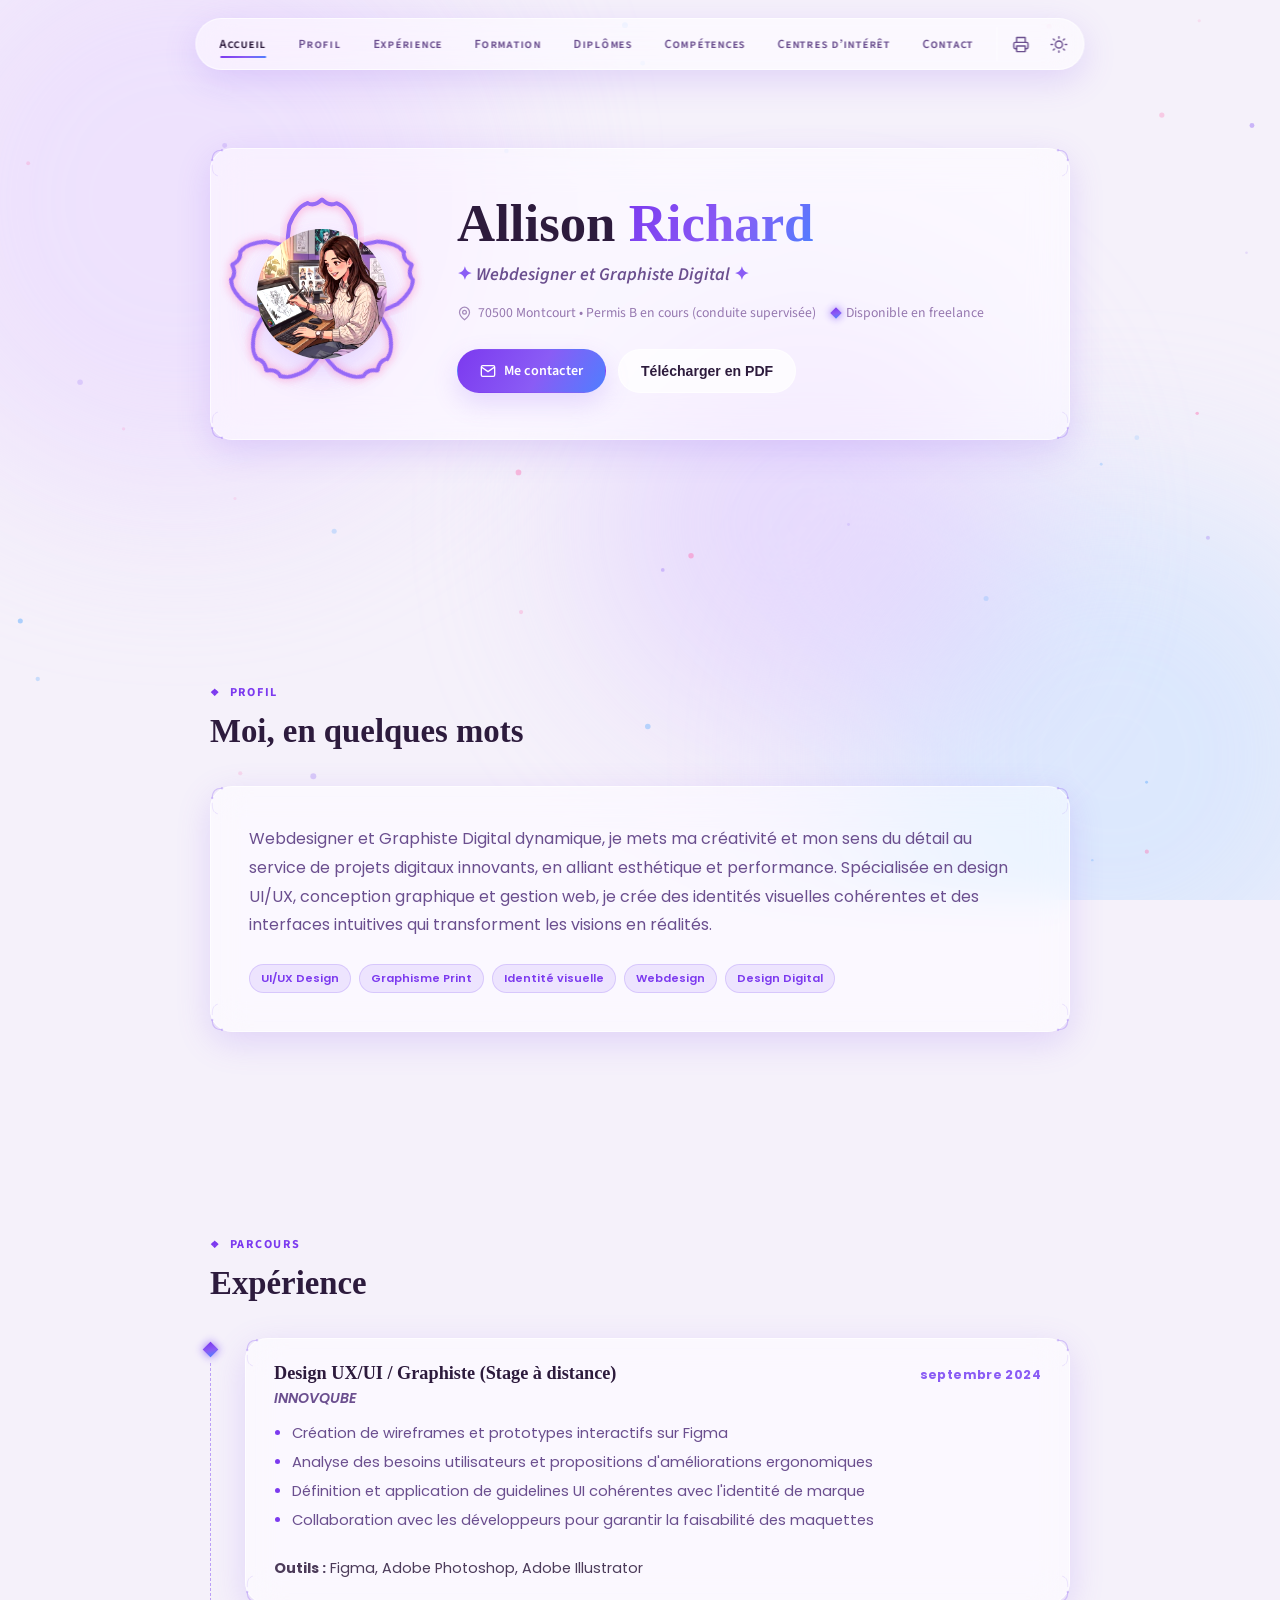
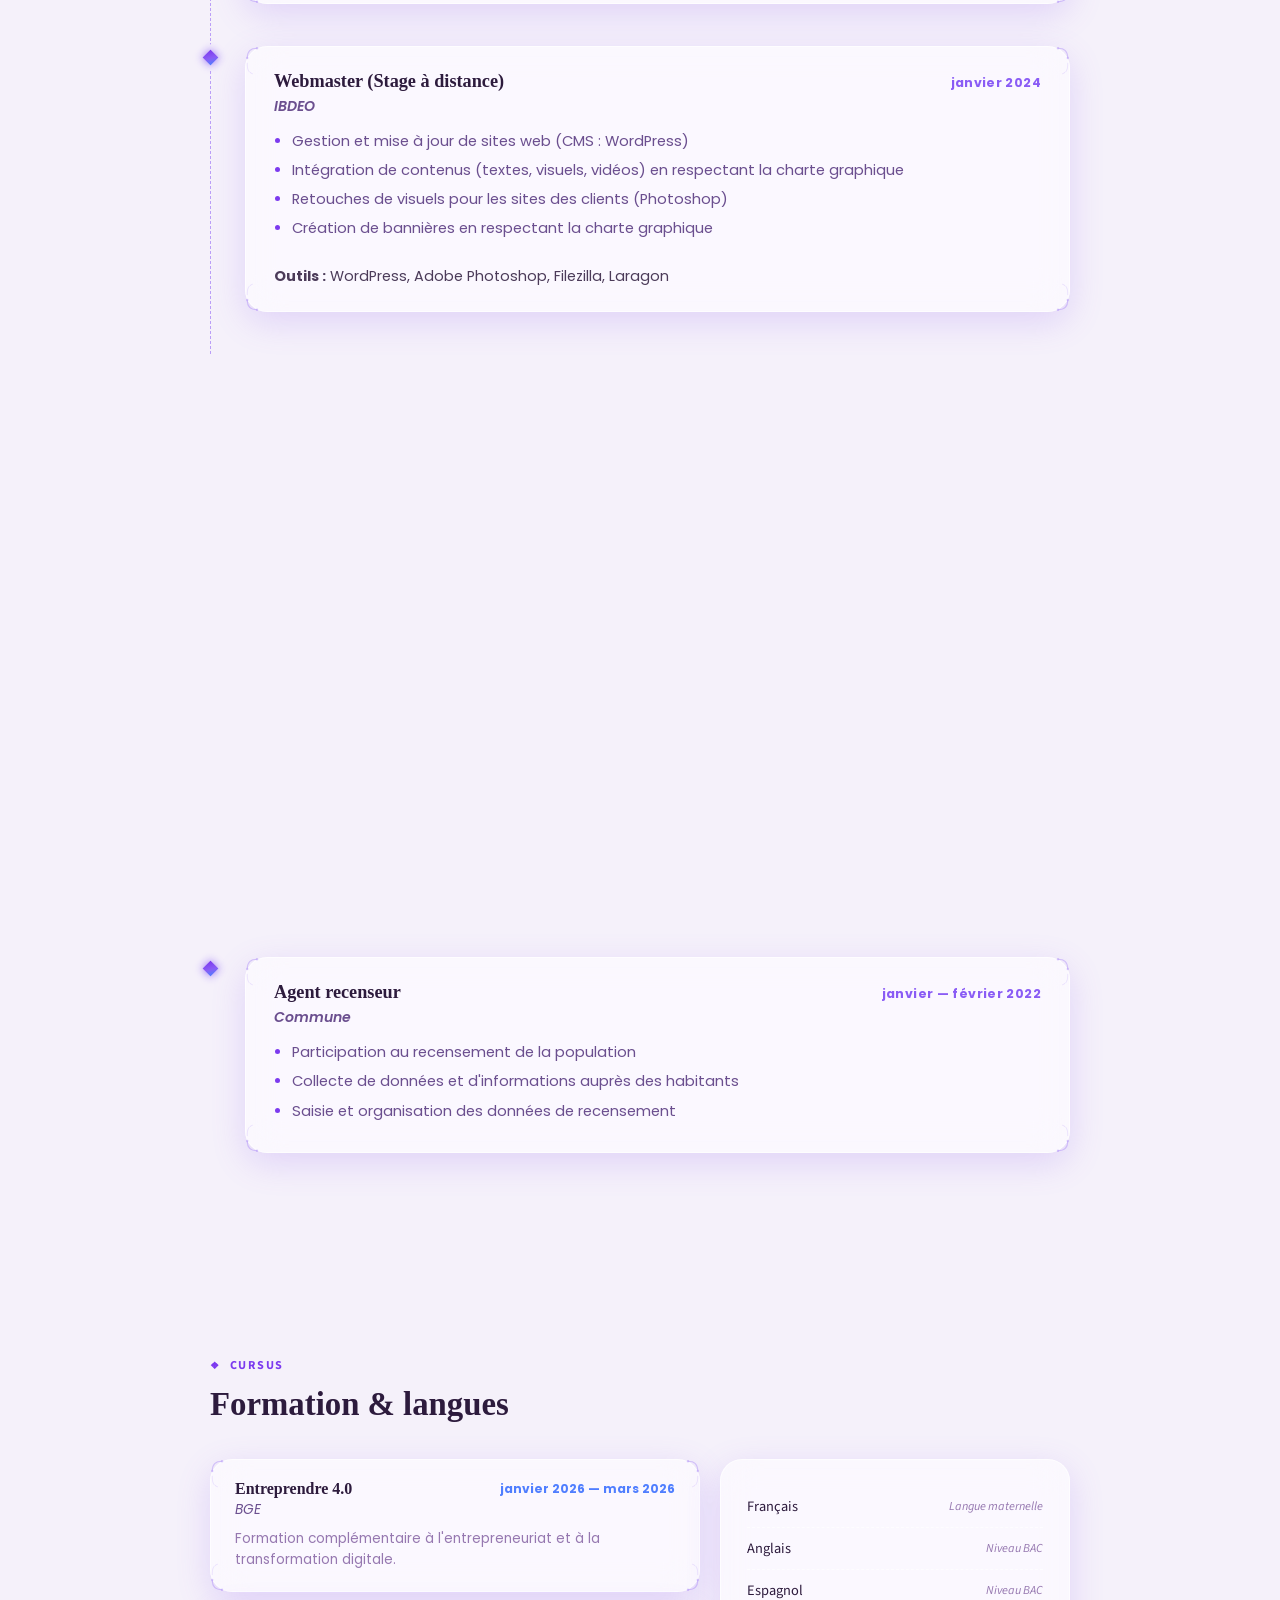
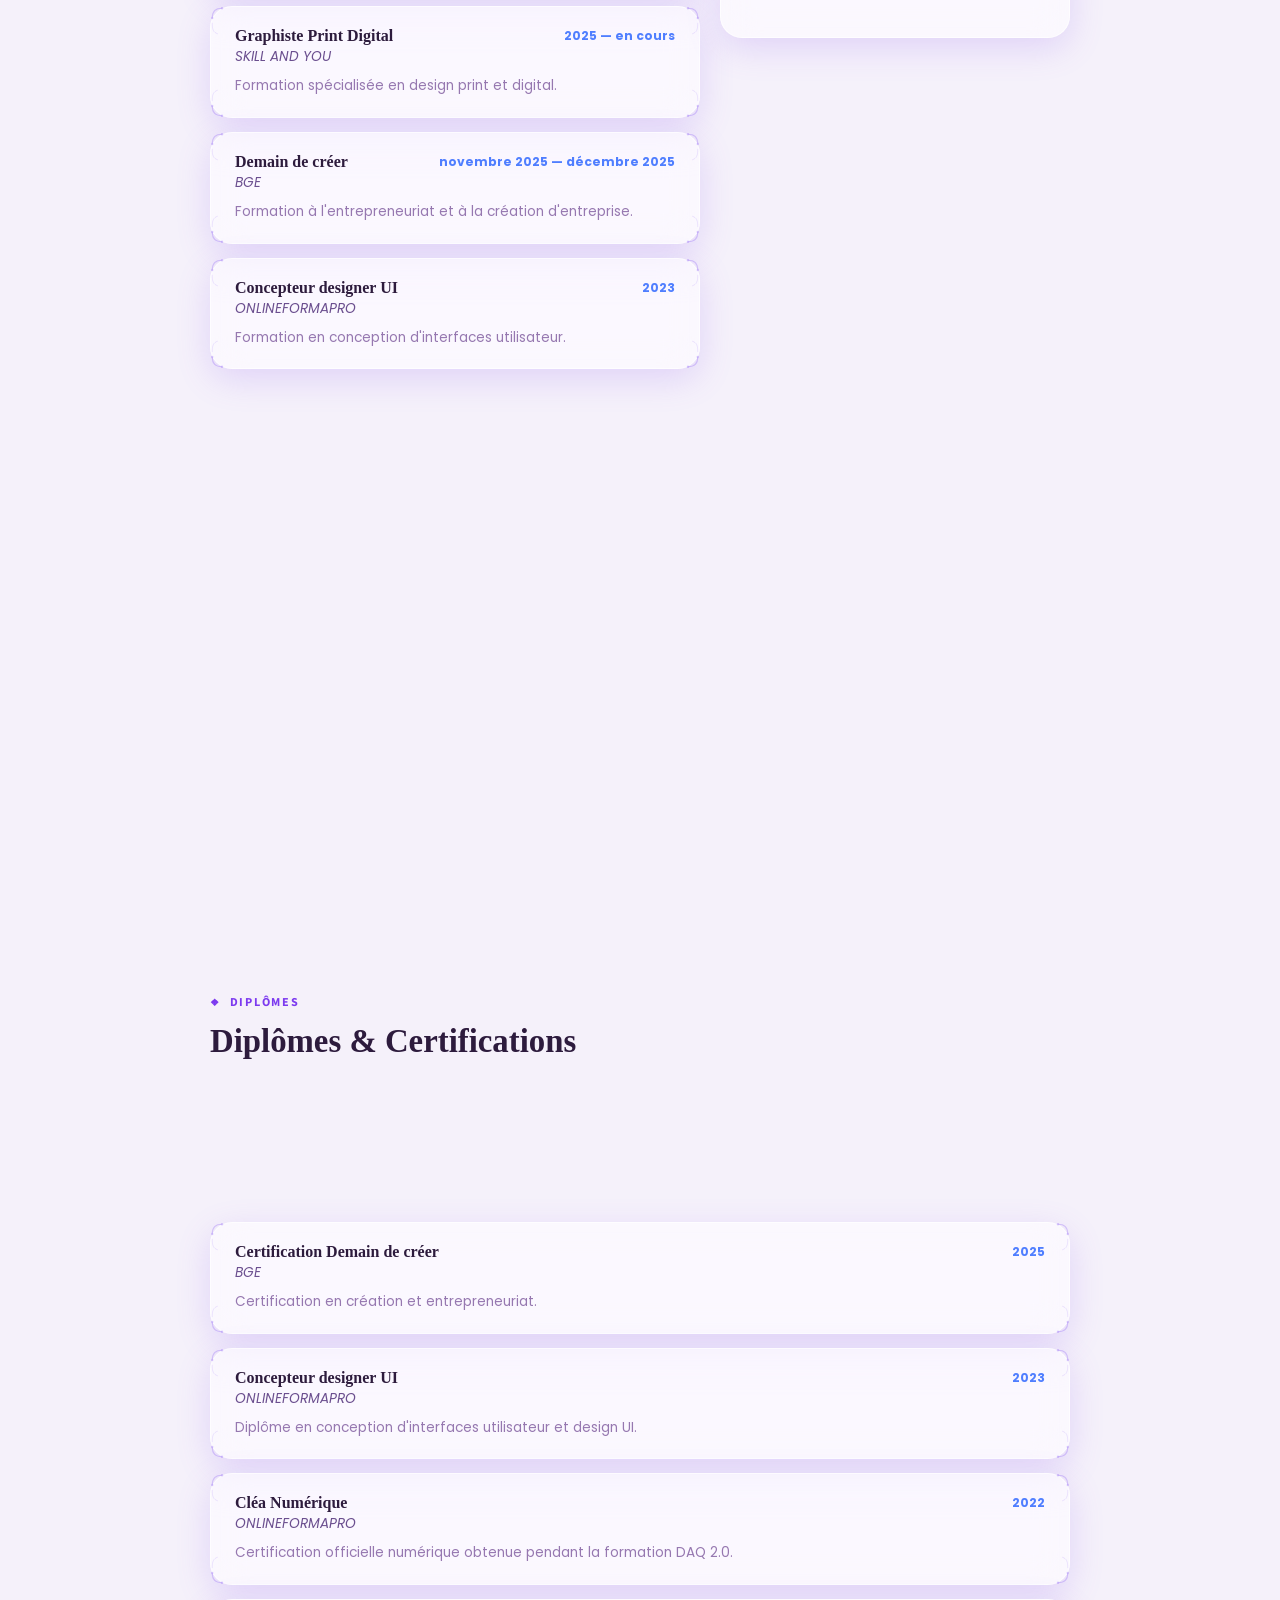
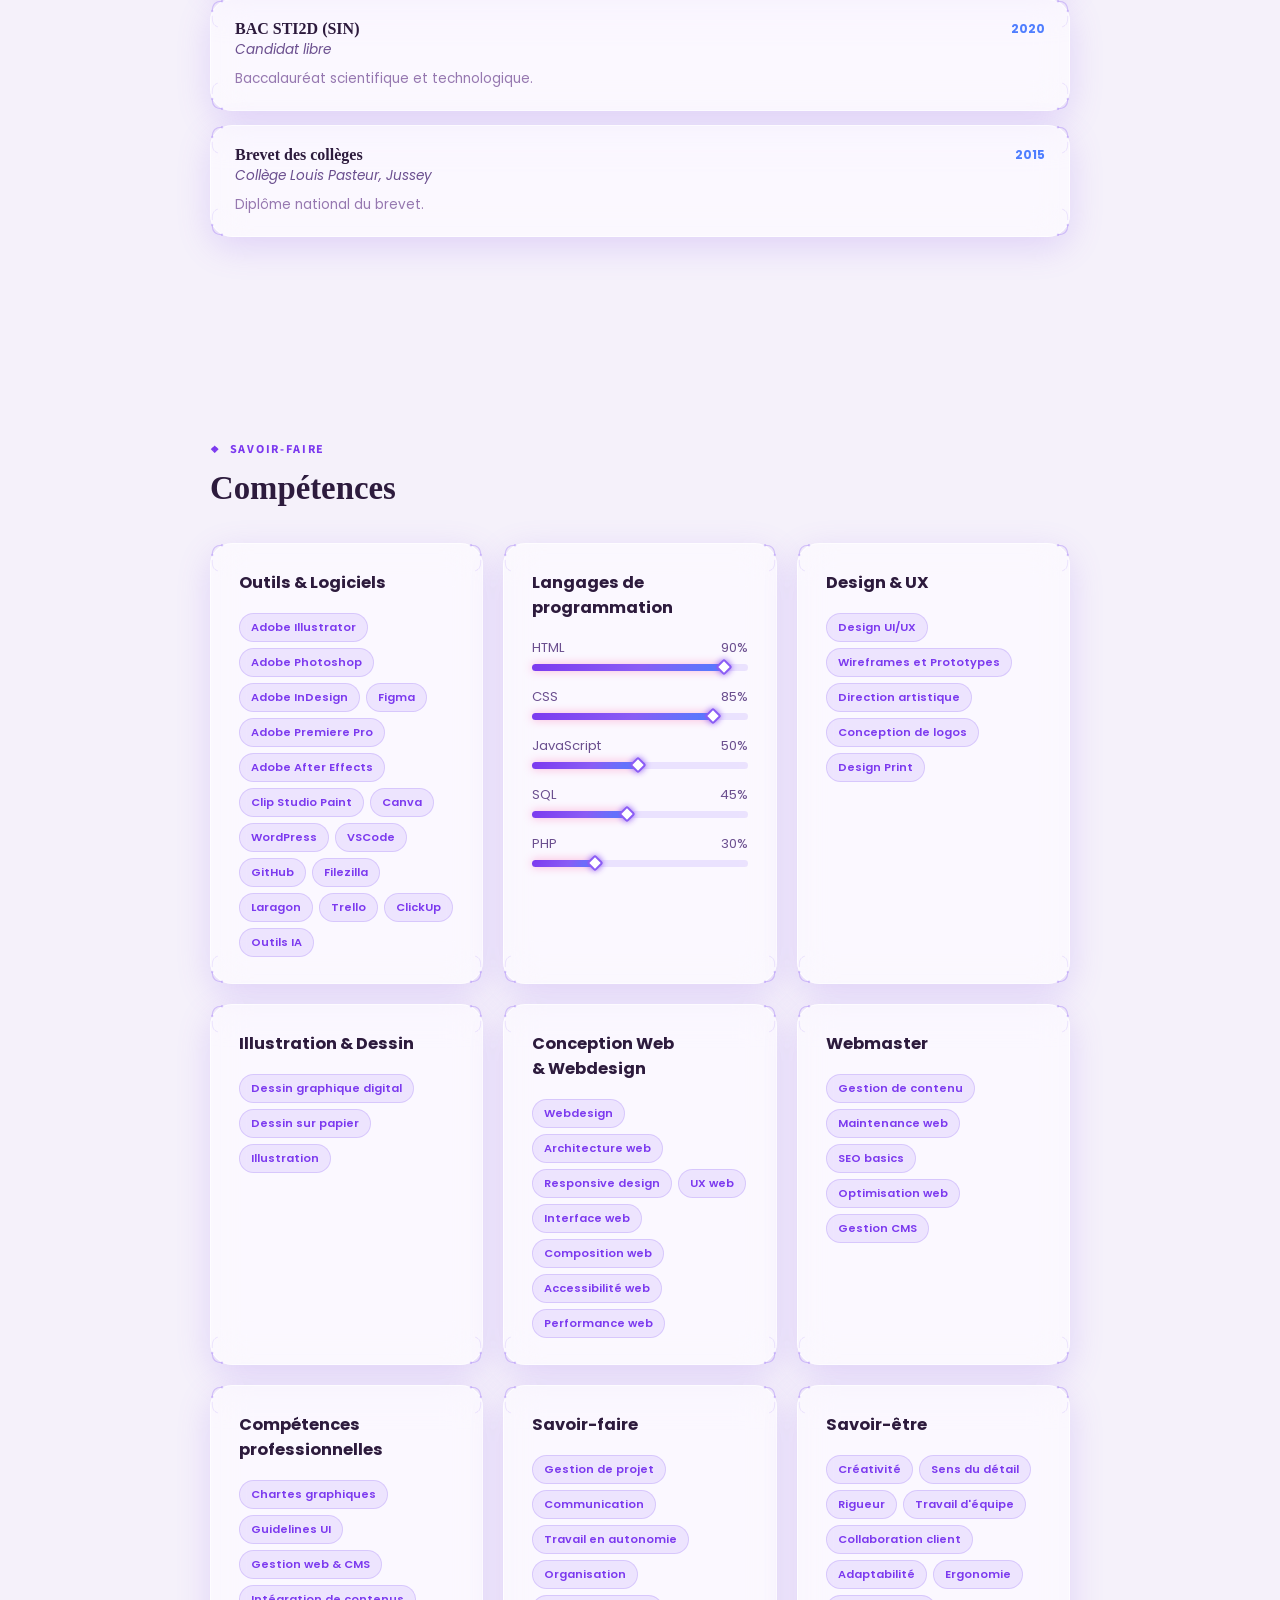
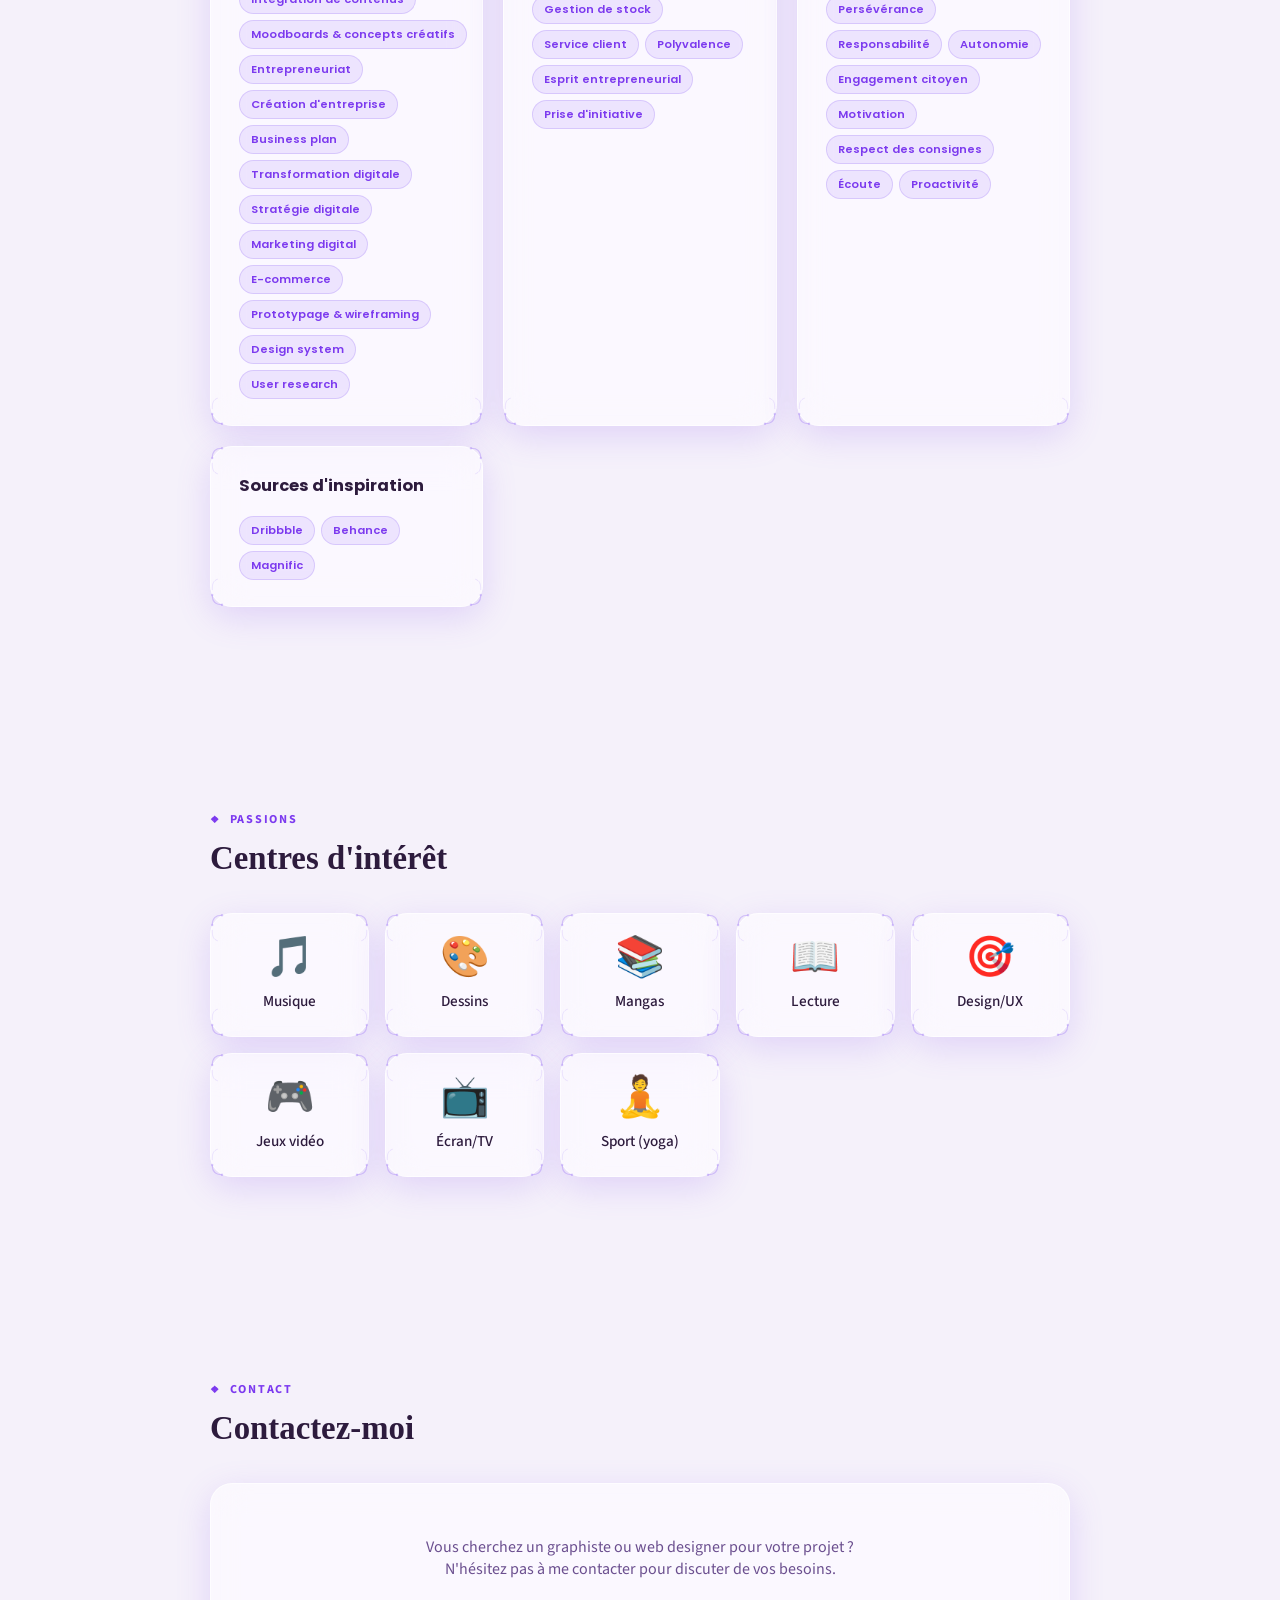
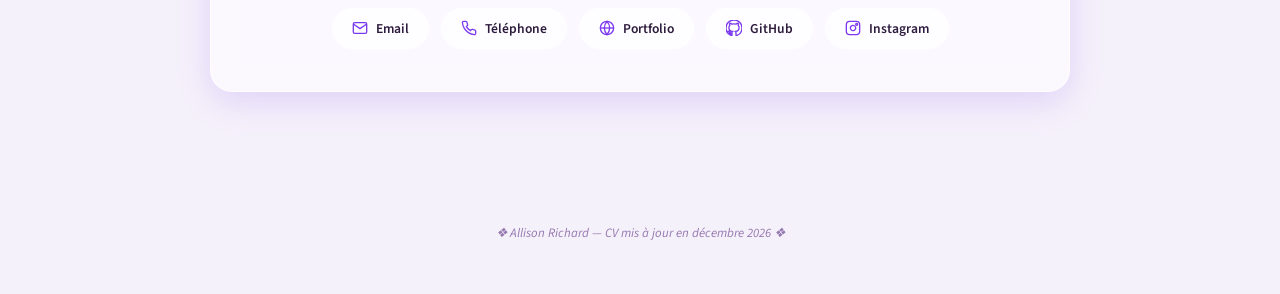
<file: index.html>
<!DOCTYPE html>
<html lang="fr">
<head>
<meta charset="UTF-8" />
<meta name="viewport" content="width=device-width, initial-scale=1" />
<title>CV — Webdesigner &amp; Graphiste</title>
<link rel="stylesheet" href="style.css" />

<!--
  ============================================================
  COMMENT MODIFIER CE CV
  ============================================================
  Le contenu (nom, titre, expériences, compétences, etc.) se
  trouve dans script.js, tout en haut, dans l'objet CV_DATA.
  Il suffit de remplacer le texte entre guillemets " ".
  Ce fichier index.html ne contient que la structure ;
  les styles sont dans style.css et le comportement dans script.js.
  ============================================================
-->
</head>
<body>

<!-- Motif d'ornement de coin, réutilisé sur chaque panneau -->
<svg width="0" height="0" style="position:absolute" aria-hidden="true">
  <defs>
    <symbol id="flourish" viewBox="0 0 40 40">
      <path d="M3 16 C3 7 7 3 16 3" fill="none" stroke="currentColor" stroke-width="1.4" stroke-linecap="round"></path>
      <path d="M3 23 C3 31 4 35 10 37" fill="none" stroke="currentColor" stroke-width="1" stroke-linecap="round" opacity="0.6"></path>
      <circle cx="16" cy="3" r="1.6" fill="currentColor"></circle>
      <circle cx="3" cy="16" r="1.6" fill="currentColor"></circle>
    </symbol>
  </defs>
</svg>

<div class="bg-scene" aria-hidden="true">
  <div class="blob b1"></div>
  <div class="blob b2"></div>
  <div class="blob b3"></div>
  <canvas id="motes"></canvas>
</div>

<div class="topbar glass">
  <button class="menu-burger" id="menuToggle" aria-label="Menu de navigation" title="Menu">
    <span></span>
    <span></span>
    <span></span>
  </button>
  <nav class="nav-menu" id="navMenu" aria-label="Navigation du CV">
    <a href="#accueil">Accueil</a>
    <a href="#apropos">Profil</a>
    <a href="#experience">Expérience</a>
    <a href="#formation">Formation</a>
    <a href="#diplomes">Diplômes</a>
    <a href="#competences">Compétences</a>
    <a href="#interets">Centres d’intérêt</a>
    <a href="#contact">Contact</a>
  </nav>
  <div class="tools">
    <button class="icon-btn" id="printBtn" type="button" aria-label="Imprimer / exporter en PDF" title="Imprimer / PDF">
      <svg viewBox="0 0 24 24" fill="none" stroke="currentColor" stroke-width="2" stroke-linecap="round" stroke-linejoin="round"><polyline points="6 9 6 2 18 2 18 9"></polyline><path d="M6 18H4a2 2 0 0 1-2-2v-5a2 2 0 0 1 2-2h16a2 2 0 0 1 2 2v5a2 2 0 0 1-2 2h-2"></path><rect x="6" y="14" width="12" height="8"></rect></svg>
    </button>
    <button class="icon-btn" id="themeBtn" type="button" aria-label="Changer de thème" title="Thème clair / sombre">
      <svg viewBox="0 0 24 24" fill="none" stroke="currentColor" stroke-width="2" stroke-linecap="round" stroke-linejoin="round"><circle cx="12" cy="12" r="5"></circle><line x1="12" y1="1" x2="12" y2="3"></line><line x1="12" y1="21" x2="12" y2="23"></line><line x1="4.22" y1="4.22" x2="5.64" y2="5.64"></line><line x1="18.36" y1="18.36" x2="19.78" y2="19.78"></line><line x1="1" y1="12" x2="3" y2="12"></line><line x1="21" y1="12" x2="23" y2="12"></line><line x1="4.22" y1="19.78" x2="5.64" y2="18.36"></line><line x1="18.36" y1="5.64" x2="19.78" y2="4.22"></line></svg>
    </button>
  </div>
</div>

<main>
  <section id="accueil">
    <div class="hero glass panel" data-reveal></div>
  </section>

  <section id="apropos">
    <p class="eyebrow">Profil</p>
    <h2 class="section-title" id="apropos-title"></h2>
    <div class="about-card glass panel" data-reveal></div>
  </section>

  <section id="experience">
    <p class="eyebrow">Parcours</p>
    <h2 class="section-title">Expérience</h2>
    <div class="timeline" id="experience-list"></div>
  </section>

  <section id="formation">
    <p class="eyebrow">Cursus</p>
    <h2 class="section-title">Formation &amp; langues</h2>
    <div class="twocol">
      <div id="education-list"></div>
      <div class="lang-card glass panel" data-reveal id="lang-list"></div>
    </div>
  </section>

  <section id="diplomes">
    <p class="eyebrow">Diplômes</p>
    <h2 class="section-title">Diplômes &amp; Certifications</h2>
    <div id="diplomes-list"></div>
  </section>

  <section id="competences">
    <p class="eyebrow">Savoir-faire</p>
    <h2 class="section-title">Compétences</h2>
    <div class="skills-grid" id="skills-grid"></div>
  </section>

  <section id="interets">
    <p class="eyebrow">Passions</p>
    <h2 class="section-title">Centres d'intérêt</h2>
    <div class="interets-grid" id="interets-list"></div>
  </section>

  <section id="contact">
    <p class="eyebrow">Contact</p>
    <h2 class="section-title" id="contact-title"></h2>
    <div class="contact-card glass panel" data-reveal>
      <p id="contact-sub"></p>
      <div class="contact-grid" id="contact-grid"></div>
    </div>
  </section>
</main>

<footer id="footer-text"></footer>

<a href="#accueil" id="scrollTopBtn" class="scroll-top glass" aria-label="Retour en haut de page" title="Retour en haut">
  <svg viewBox="0 0 24 24" fill="none" stroke="currentColor" stroke-width="2" stroke-linecap="round" stroke-linejoin="round"><line x1="12" y1="19" x2="12" y2="5"></line><polyline points="5 12 12 5 19 12"></polyline></svg>
</a>

<script src="script.js"></script>
</body>
</html>
</file>
<file: style.css>
@import url('https://fonts.googleapis.com/css2?family=Cocogoose:wght@400;600;700&family=Source+Sans+Pro:wght@400;600&family=Poppins:wght@400;600&display=swap');

*{box-sizing:border-box}html{scroll-behavior:smooth}@media(prefers-reduced-motion:reduce){html{scroll-behavior:auto}*{animation-duration:.01ms !important;animation-iteration-count:1 !important;transition-duration:.01ms !important}}

:root{--font-display:"Cocogoose","Georgia","Times New Roman",sans-serif;--font-body:"Source Sans Pro","Segoe UI","Helvetica Neue",sans-serif;--bg-base:#f5f1fa;--bg-blob-pink:#e8d5ff;--bg-blob-blue:#c8e0ff;--bg-blob-violet:#dcc9ff;--glass-bg:rgba(255,255,255,.5);--glass-bg-strong:rgba(255,255,255,.72);--glass-border:rgba(255,255,255,.65);--glass-shadow:rgba(138,92,245,.2);--ornament:rgba(138,92,245,.55);--text:#2d1b3d;--text-soft:#6b4f8f;--text-faint:#9678b0;--accent-pink:#8a5cf5;--accent-violet:#7c3aef;--accent-blue:#4f7eff;--accent-grad:linear-gradient(120deg,var(--accent-violet),var(--accent-pink) 55%,var(--accent-blue));--radius-lg:22px;--radius-md:14px}

@media(prefers-color-scheme:dark){:root{--bg-base:#0f0a1a;--bg-blob-pink:#4a2d6b;--bg-blob-blue:#1a3d6b;--bg-blob-violet:#382d5c;--glass-bg:rgba(28,17,46,.55);--glass-bg-strong:rgba(32,20,52,.78);--glass-border:rgba(255,255,255,.14);--glass-shadow:rgba(138,92,245,.3);--ornament:rgba(200,150,255,.42);--text:#f3ecff;--text-soft:#d4c0e8;--text-faint:#9d8bb5;--accent-pink:#c99fff;--accent-violet:#d48eff;--accent-blue:#7ea3ff}}

:root[data-theme="dark"]{--bg-base:#0f0a1a;--bg-blob-pink:#4a2d6b;--bg-blob-blue:#1a3d6b;--bg-blob-violet:#382d5c;--glass-bg:rgba(28,17,46,.55);--glass-bg-strong:rgba(32,20,52,.78);--glass-border:rgba(255,255,255,.14);--glass-shadow:rgba(138,92,245,.3);--ornament:rgba(200,150,255,.42);--text:#f3ecff;--text-soft:#d4c0e8;--text-faint:#9d8bb5;--accent-pink:#c99fff;--accent-violet:#d48eff;--accent-blue:#7ea3ff}

:root[data-theme="light"]{--bg-base:#f5f1fa;--bg-blob-pink:#e8d5ff;--bg-blob-blue:#c8e0ff;--bg-blob-violet:#dcc9ff;--glass-bg:rgba(255,255,255,.5);--glass-bg-strong:rgba(255,255,255,.72);--glass-border:rgba(255,255,255,.65);--glass-shadow:rgba(138,92,245,.2);--ornament:rgba(138,92,245,.55);--text:#2d1b3d;--text-soft:#6b4f8f;--text-faint:#9678b0;--accent-pink:#8a5cf5;--accent-violet:#7c3aef;--accent-blue:#4f7eff}

body{margin:0;font-family:var(--font-body);color:var(--text);background:var(--bg-base);-webkit-font-smoothing:antialiased;overflow-x:hidden}h1,h2,h3{font-family:var(--font-display);text-wrap:balance;margin:0}p{margin:0}a{color:inherit}::selection{background:var(--accent-pink);color:#fff}

.bg-scene{position:fixed;inset:0;z-index:-2;overflow:hidden}.blob{position:absolute;border-radius:50%;filter:blur(85px);opacity:.55;animation:float 26s ease-in-out infinite}.blob.b1{width:48vw;height:48vw;background:var(--bg-blob-pink);top:-12%;left:-10%;animation-duration:30s}.blob.b2{width:42vw;height:42vw;background:var(--bg-blob-blue);bottom:-14%;right:-8%;animation-duration:34s;animation-delay:-8s}.blob.b3{width:34vw;height:34vw;background:var(--bg-blob-violet);top:34%;right:20%;animation-duration:28s;animation-delay:-14s}@keyframes float{0%,100%{transform:translate(0,0) scale(1)}33%{transform:translate(4%,5%) scale(1.07)}66%{transform:translate(-4%,-3%) scale(.96)}}#motes{position:absolute;inset:0;opacity:.75}

.glass{background:var(--glass-bg);border:1px solid var(--glass-border);border-radius:var(--radius-lg);backdrop-filter:blur(18px) saturate(150%);-webkit-backdrop-filter:blur(18px) saturate(150%);box-shadow:0 10px 34px var(--glass-shadow)}

.panel{position:relative}.corner{position:absolute;width:30px;height:30px;color:var(--ornament);opacity:.55;pointer-events:none;transition:opacity .3s ease,color .3s ease}.panel:hover .corner{opacity:.95;color:var(--accent-pink)}.corner-tl{top:-1px;left:-1px}.corner-tr{top:-1px;right:-1px;transform:scaleX(-1)}.corner-bl{bottom:-1px;left:-1px;transform:scaleY(-1)}.corner-br{bottom:-1px;right:-1px;transform:scale(-1)}

.topbar{position:fixed;top:18px;left:50%;transform:translateX(-50%);z-index:50;display:flex;align-items:center;gap:4px;padding:8px;border-radius:999px;max-width:calc(100vw - 24px)}.menu-burger{display:none;width:34px;height:34px;border:none;background:transparent;cursor:pointer;flex-direction:column;align-items:center;justify-content:space-around;padding:6px 0;margin-right:-12px;transition:background .2s ease,color .2s ease,transform .15s ease;color:var(--text-soft)}.menu-burger:hover{background:rgba(255,95,168,.14);color:var(--accent-pink)}.menu-burger:active{transform:scale(.92)}.menu-burger span{display:block;width:20px;height:2px;background:currentColor;border-radius:2px;transition:all .3s ease}.menu-burger span:nth-child(2){width:24px}.menu-burger.active span:nth-child(1){transform:rotate(45deg) translate(8px,8px)}.menu-burger.active span:nth-child(2){opacity:0}.menu-burger.active span:nth-child(3){transform:rotate(-45deg) translate(8px,-8px)}

.topbar nav{display:flex;gap:2px;overflow-x:auto;scrollbar-width:none}.topbar nav::-webkit-scrollbar{display:none}.topbar a{text-decoration:none;font-size:.78rem;font-weight:600;letter-spacing:.06em;font-variant:small-caps;color:var(--text-soft);padding:8px 15px;border-radius:999px;white-space:nowrap;position:relative;transition:color .2s ease}.topbar a::after{content:"";position:absolute;left:50%;bottom:3px;width:0;height:2px;background:var(--accent-grad);transform:translateX(-50%);transition:width .25s ease;border-radius:2px}.topbar a:hover,.topbar a.active{color:var(--text)}.topbar a:hover::after,.topbar a.active::after{width:60%}.topbar .tools{display:flex;gap:4px;padding-left:6px;margin-left:4px;border-left:1px solid var(--glass-border)}

.icon-btn{display:inline-flex;align-items:center;justify-content:center;width:34px;height:34px;border-radius:50%;border:none;background:transparent;color:var(--text-soft);cursor:pointer;transition:background .2s ease,color .2s ease,transform .15s ease}.icon-btn:hover{background:rgba(255,95,168,.14);color:var(--accent-pink)}.icon-btn:active{transform:scale(.92)}.icon-btn svg{width:17px;height:17px}

main{max-width:900px;margin:0 auto;padding:0 20px}section{padding:100px 0}section:first-of-type{padding-top:148px}

.eyebrow{display:inline-flex;align-items:center;gap:9px;font-size:.76rem;font-weight:700;letter-spacing:.14em;text-transform:uppercase;color:var(--accent-violet);margin-bottom:12px}.eyebrow::before{content:"❖";font-size:.85em}

.section-title{font-size:clamp(1.55rem,2.6vw,2.05rem);font-weight:700;margin-bottom:36px}

.hero{display:grid;grid-template-columns:auto 1fr;gap:70px;align-items:center;padding:46px;margin-bottom:40px}

.avatar-frame{position:relative;width:130px;height:130px;flex-shrink:0}.avatar-ring{position:absolute;inset:-44px;width:218px;height:218px;color:var(--accent-pink);animation:spin 14s linear infinite}@keyframes spin{to{transform:rotate(360deg)}}.avatar{position:absolute;inset:0;border-radius:50%;width:100%;height:100%;display:block;object-fit:cover;object-position:center 30%;image-rendering:-webkit-optimize-contrast;image-rendering:crisp-edges;filter:brightness(1.05) contrast(1.1);box-shadow:0 14px 32px var(--glass-shadow),inset 0 0 0 3px rgba(255,255,255,.35)}

.hero-name{font-size:clamp(2.1rem,5vw,3.3rem);font-weight:700;line-height:1.08;opacity:0;transform:translateY(10px) scale(.98);animation:reveal-title .9s .15s ease forwards}@keyframes reveal-title{to{opacity:1;transform:translateY(0) scale(1)}}.hero-name .accent{background:var(--accent-grad);-webkit-background-clip:text;background-clip:text;color:transparent}

.hero-title{font-size:clamp(.95rem,1.9vw,1.12rem);color:var(--text-soft);font-weight:600;font-style:italic;margin-top:10px}.hero-title::before{content:"✦ ";color:var(--accent-pink);font-style:normal}.hero-title::after{content:" ✦";color:var(--accent-pink);font-style:normal}

.hero-meta{display:flex;flex-wrap:nowrap;gap:16px;margin-top:16px;font-size:.86rem;color:var(--text-faint)}.hero-meta span{display:inline-flex;align-items:center;gap:6px;white-space:nowrap}.hero-meta svg{width:15px;height:15px;opacity:.85}.status-diamond{width:8px;height:8px;background:var(--accent-grad);transform:rotate(45deg);display:inline-flex;vertical-align:middle;box-shadow:0 0 8px var(--accent-pink)}

.hero-actions{display:flex;flex-wrap:wrap;gap:12px;margin-top:26px}

.btn{display:inline-flex;align-items:center;gap:8px;padding:11px 22px;border-radius:999px;font-size:.88rem;font-weight:600;text-decoration:none;cursor:pointer;white-space:nowrap;border:1px solid transparent;transition:transform .18s ease,box-shadow .18s ease,filter .18s ease}.btn:hover{transform:translateY(-2px)}.btn svg{width:16px;height:16px;flex-shrink:0}.btn-primary{background:var(--accent-grad);color:#fff;box-shadow:0 10px 26px var(--glass-shadow)}.btn-primary:hover{filter:brightness(1.06)}.btn-ghost{background:var(--glass-bg-strong);border-color:var(--glass-border);color:var(--text)}

@media(max-width:768px){.menu-burger{display:flex}.topbar{flex-direction:row;gap:12px}.topbar nav{position:fixed;top:60px;left:28px;right:12px;flex-direction:column;background:var(--glass-bg);backdrop-filter:blur(18px);border:1px solid var(--glass-border);border-radius:var(--radius-lg);max-height:0;overflow:hidden;padding:0;display:none;transition:max-height .3s ease;z-index:49}.topbar nav.active{display:flex;max-height:500px;padding:12px 0}.topbar nav a{padding:12px 20px;font-size:.85rem;border-radius:0}.topbar .tools{border-left:1px solid var(--glass-border);padding-left:6px;margin-left:6px}

main{padding:0;margin:0 auto;max-width:100%;overflow-x:visible}section{padding:60px 16px;width:100%}section#accueil{padding:60px 16px}h1,h2,h3{padding:0;text-align:left}.section-title{padding:0;text-align:left}.hero{grid-template-columns:1fr;text-align:center;padding:40px 16px 80px;gap:20px;margin:0 auto;justify-items:center;background:transparent !important;border:none !important;box-shadow:none !important;backdrop-filter:none !important;-webkit-backdrop-filter:none !important}.avatar-frame{margin:0 auto;width:110px;height:110px}.avatar-ring{inset:-35px;width:180px;height:180px}.hero-name{text-align:center}.hero-title{text-align:center}.hero-title::before,.hero-title::after{display:inline}.hero-meta,.hero-actions{justify-content:center;flex-direction:column;align-items:center}

.skills-grid{grid-template-columns:1fr}.interets-grid{grid-template-columns:repeat(2,1fr);gap:12px}.contact-grid{flex-direction:column;align-items:center}.about-card,.skill-card,.edu-item,.contact-card{margin:0 auto}}

@media(max-width:480px){section#accueil{padding:60px 0}.hero{background:transparent !important;border:none !important;box-shadow:none !important;backdrop-filter:none !important;-webkit-backdrop-filter:none !important;padding:40px 0 80px;margin:0}.hero-name{font-size:clamp(1.8rem,4vw,2.5rem)}.hero-title{font-size:clamp(.8rem,1.5vw,.95rem)}.hero-meta{font-size:.75rem}.section-title{font-size:clamp(1.2rem,2.5vw,1.5rem)}.about-card p{font-size:.9rem}.skill-card h3{font-size:.9rem}}

.about-card{padding:38px;font-family:"Poppins","Segoe UI","Helvetica Neue",sans-serif}.about-card p{color:var(--text-soft);line-height:1.8;font-size:1rem}.about-tags{display:flex;flex-wrap:wrap;gap:8px;margin-top:24px}.tag{font-family:"Poppins","Segoe UI","Helvetica Neue",sans-serif;font-size:.70rem;font-weight:600;padding:5px 11px;border-radius:999px;background:rgba(138,92,245,.12);color:var(--accent-violet);border:1px solid rgba(138,92,245,.22);white-space:nowrap}

.timeline{display:flex;flex-direction:column}.tl-item{position:relative;padding:0 0 42px 34px;border-left:1px dashed var(--ornament)}.tl-item:last-child{border-color:transparent;padding-bottom:0}.tl-dot{position:absolute;left:-6px;top:6px;width:11px;height:11px;background:var(--accent-grad);transform:rotate(45deg);box-shadow:0 0 10px var(--accent-pink),0 0 0 4px var(--bg-base)}.tl-card{padding:24px 28px;font-family:"Poppins","Segoe UI","Helvetica Neue",sans-serif}.tl-head{display:flex;flex-wrap:wrap;justify-content:space-between;align-items:baseline;gap:8px 16px;margin-bottom:4px}.tl-role{font-family:var(--font-display);font-size:1.14rem;font-weight:700}.tl-period{font-size:.78rem;font-weight:700;letter-spacing:.03em;color:var(--accent-pink);font-variant-numeric:tabular-nums;white-space:nowrap}.tl-company{font-size:.88rem;color:var(--text-soft);font-weight:600;font-style:italic;margin-bottom:12px}.tl-points{margin:0;padding-left:18px;color:var(--text-soft);font-size:.92rem;line-height:1.7}.tl-points li{margin-bottom:4px}.tl-points li::marker{color:var(--accent-violet)}

.skills-grid{display:grid;grid-template-columns:repeat(auto-fit,minmax(240px,1fr));gap:20px}.skill-card{padding:26px 28px;font-family:"Poppins","Segoe UI","Helvetica Neue",sans-serif}.skill-card h3{font-family:"Poppins","Segoe UI","Helvetica Neue",sans-serif;font-size:1.02rem;font-weight:700;margin-bottom:18px}.skill-row{margin-bottom:16px}.skill-row:last-child{margin-bottom:0}.skill-row-top{display:flex;justify-content:space-between;font-size:.82rem;margin-bottom:6px;color:var(--text-soft)}.skill-bar{height:7px;border-radius:999px;background:rgba(138,92,245,.14);overflow:visible;position:relative}.skill-bar-fill{height:100%;border-radius:999px;background:var(--accent-grad);width:0%;position:relative;box-shadow:0 0 10px rgba(255,95,168,.45);transition:width 1.2s cubic-bezier(.2,.8,.2,1)}.skill-bar-fill::after{content:"";position:absolute;right:-4px;top:50%;width:8px;height:8px;background:#fff;border:2px solid var(--accent-pink);transform:translateY(-50%) rotate(45deg);border-radius:2px;box-shadow:0 0 6px var(--accent-pink)}.soft-tags{display:flex;flex-wrap:wrap;gap:6px}

.twocol{display:grid;grid-template-columns:1.4fr 1fr;gap:20px;align-items:start}@media(max-width:760px){.twocol{grid-template-columns:1fr}}

.edu-item{padding:20px 24px;margin-bottom:14px;font-family:"Poppins","Segoe UI","Helvetica Neue",sans-serif}.edu-item:last-child{margin-bottom:0}.edu-top{display:flex;justify-content:space-between;gap:12px;flex-wrap:wrap}.edu-degree{font-family:var(--font-display);font-weight:700;font-size:1rem}.edu-period{font-size:.76rem;color:var(--accent-blue);font-weight:700;font-variant-numeric:tabular-nums;white-space:nowrap}.edu-school{font-size:.85rem;color:var(--text-soft);font-style:italic;margin-top:2px}.edu-detail{font-size:.85rem;color:var(--text-faint);margin-top:8px;line-height:1.6}

.lang-card{padding:26px}.lang-row{display:flex;justify-content:space-between;align-items:center;padding:10px 0;border-bottom:1px dashed var(--glass-border);font-size:.9rem}.lang-row:last-child{border-bottom:none}.lang-level{font-size:.76rem;color:var(--text-faint);font-style:italic}

.contact-card{padding:42px;text-align:center}.contact-card p{color:var(--text-soft);margin:10px auto 0;text-align:center}.contact-grid{display:flex;flex-wrap:wrap;justify-content:center;gap:12px;margin-top:28px}.contact-pill{display:inline-flex;align-items:center;gap:8px;padding:10px 19px;border-radius:999px;background:var(--glass-bg-strong);border:1px solid var(--glass-border);text-decoration:none;font-size:.85rem;font-weight:600;color:var(--text);transition:transform .18s ease,box-shadow .18s ease,border-color .18s ease}.contact-pill:hover{transform:translateY(-2px);box-shadow:0 10px 24px var(--glass-shadow);border-color:var(--accent-pink)}.contact-pill svg{width:16px;height:16px;color:var(--accent-violet)}

footer{text-align:center;padding:32px 20px 52px;font-size:.8rem;font-style:italic;color:var(--text-faint)}

[data-reveal]{opacity:0;transform:translateY(18px);transition:opacity .7s ease,transform .7s ease}[data-reveal].is-visible{opacity:1;transform:translateY(0)}

.scroll-top{position:fixed;right:24px;bottom:24px;z-index:45;width:46px;height:46px;border-radius:50%;display:flex;align-items:center;justify-content:center;color:var(--text-soft);text-decoration:none;opacity:0;transform:translateY(12px);pointer-events:none;transition:opacity .25s ease,transform .25s ease,color .2s ease}.scroll-top.visible{opacity:1;transform:translateY(0);pointer-events:auto}.scroll-top:hover{color:var(--accent-pink)}.scroll-top svg{width:20px;height:20px}

.interets-grid{display:grid;grid-template-columns:repeat(auto-fit,minmax(140px,1fr));gap:16px}.interet-card{display:flex;flex-direction:column;align-items:center;justify-content:center;gap:12px;padding:24px 16px;text-align:center;transition:transform .2s ease,box-shadow .2s ease}.interet-card:hover{transform:translateY(-4px);box-shadow:0 8px 20px rgba(138,92,245,.25)}.interet-icon{font-size:40px;line-height:1;color:var(--accent-violet)}.interet-label{font-size:.95em;font-weight:500;color:var(--text)}

@media print{.topbar,.bg-scene{display:none}.scroll-top{display:none}body{background:#fff;color:#2a1730}section{padding:18px 0}section:first-of-type{padding-top:0}.glass{background:#fff !important;backdrop-filter:none !important;-webkit-backdrop-filter:none !important;border:1px solid #ecd9ea !important;box-shadow:none !important}.corner{display:none}.hero-actions{display:none}.hero-name{opacity:1 !important;transform:none !important;animation:none !important}.avatar-ring{animation:none !important}[data-reveal]{opacity:1 !important;transform:none !important}a{text-decoration:none}main{max-width:100%}}
</file>
